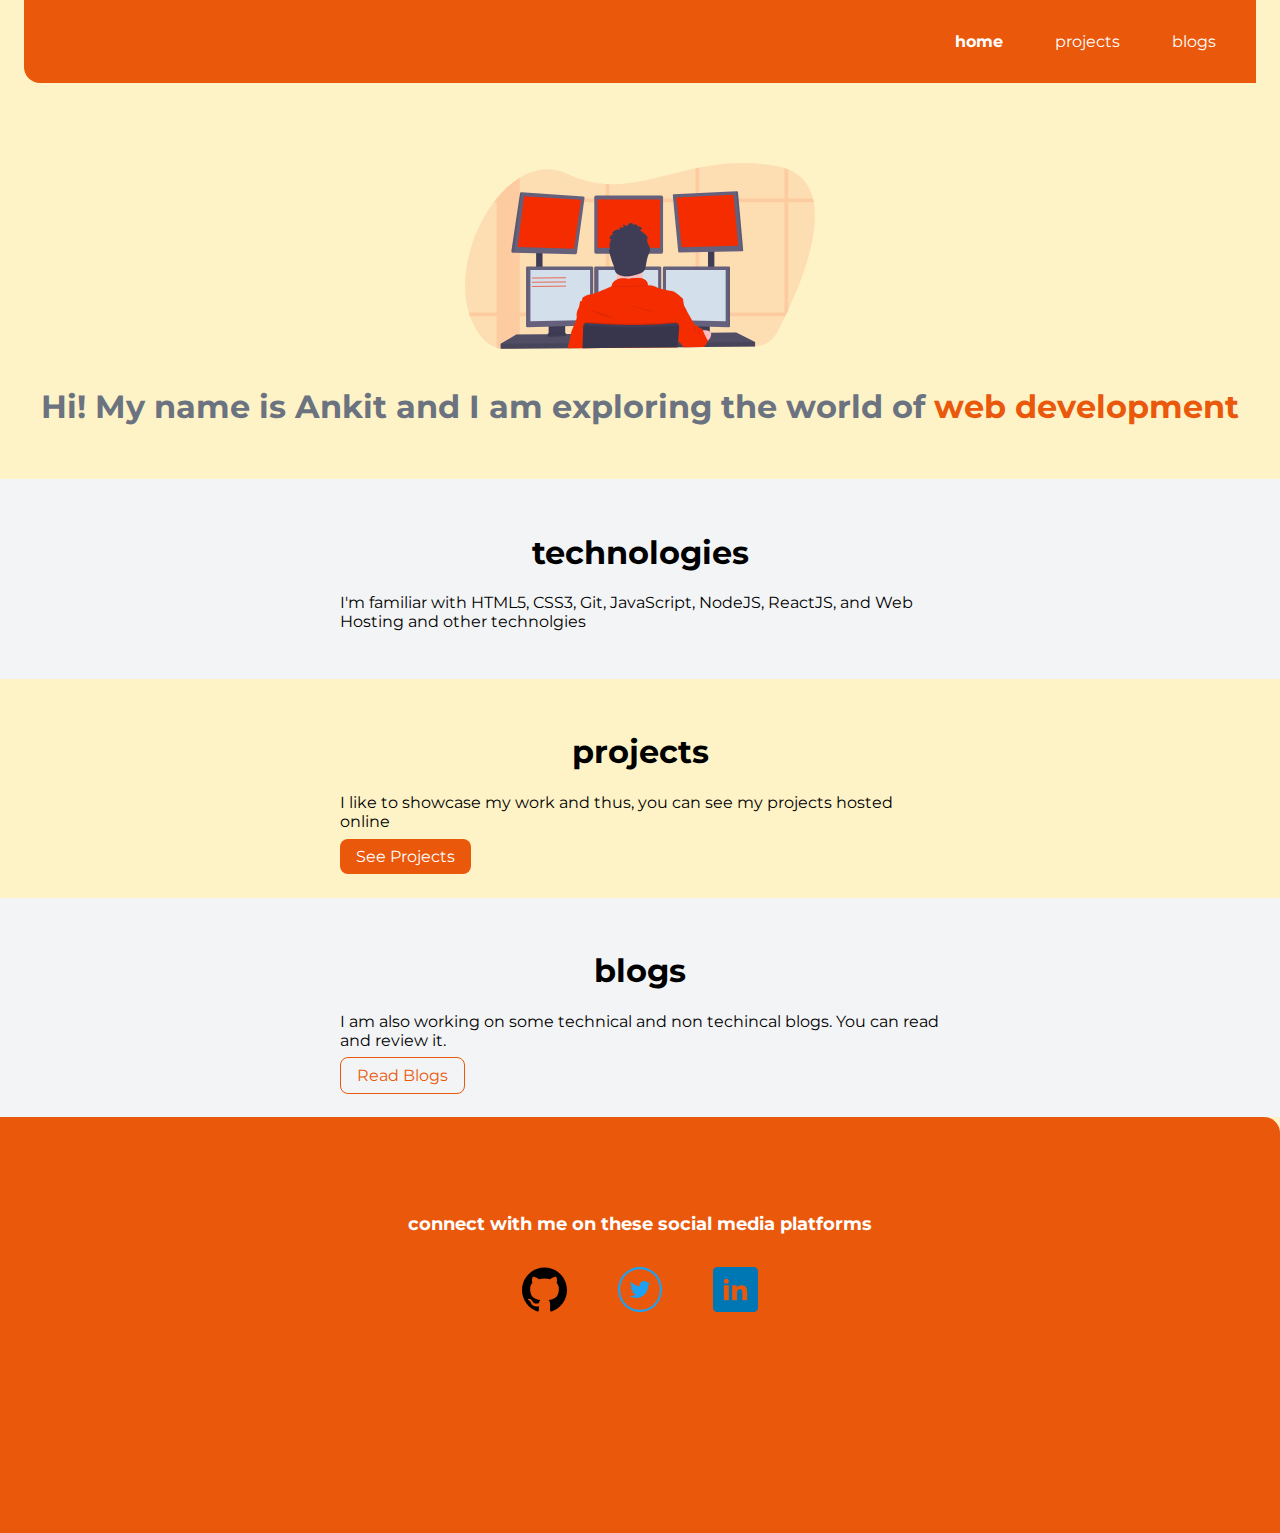
<file: index.html>
<!DOCTYPE html>
<html lang="en">
<head>
    <meta charset="UTF-8">
    <meta name="viewport" content="width=device-width, initial-scale=1.0">
    <title> Portfolio</title>
    <link href="styles.css" rel="stylesheet" />
</head>
<body>
    <nav class="navigation container">
        <div class="nav-brand"><a href="/"></a></div>
        <ul class="list-non-bullet nav-pills">
            <li class="list-item-inline">
                <a class="link link-active" href="/">home</a>
            </li>
            <li class="list-item-inline">
                <a class="link" href="/projects.html">projects</a>
            </li>
            <li class="list-item-inline">
                <a class="link" href="/blogs.html">blogs</a>
            </li>
        </ul>
    </nav>

    <header class="hero">
        <img class="hero-img" src="images/hero.svg" />
        <h1 class="hero-heading">Hi! My name is Ankit and I am exploring the world of <span class="heading-inverted"> web development</span></h1>
    </header>

    <section class="section ow">
        <div class="container container-center">
            <h1>technologies</h1>
            <p>I'm familiar with HTML5, CSS3, Git, JavaScript, NodeJS, ReactJS, and Web Hosting and  other technolgies</p>
        </div>
    </section>

    <section class="section">
        <div class="container container-center">
            <h1>projects</h1>
            <p>I like to showcase my work and thus, you can see my projects hosted online</p>
            <a class="link link-primary" href="/projects.html">See Projects</a>
        </div>
    </section>

    <section class="section ow">
        <div class="container container-center">
            <h1>blogs</h1>
            <p>I am also working on some technical and non techincal blogs. You can read and review it.</p>
            <a class="link link-secondary" href="/blogs.html">Read Blogs</a>
        </div>
    </section>

    <footer class="footer">
        <div class="footer-header">connect with me on these social media platforms </div>
        <ul class="social-links list-non-bullet">
            <li class="list-item-inline">
                <a class="link" href="https://github.com/Ankitdotc/Portfolio-design">
                    <img class="github" src="images/github.svg" alt="" style=" width: 7%">
                </a>
            </li>
            <li class="list-item-inline">
                <a class="link" href="https://twitter.com/AnkitCh10814265">
                    <img class="twitter" src="images/twitter-round-line-color.svg" alt="" style="
                    width: 7%">
                </a>
            </li>
            <li class="list-item-inline">
                <a class="link" href="https://www.linkedin.com/in/ankit-chaudhary-b817491a7/">
                    <img class="linkedin" src="images/linkedin-square-color.svg" alt=""style="width:7%">
                </a>
            </li>
            
        </ul>
    </footer>


    
</body>
</html>
</file>
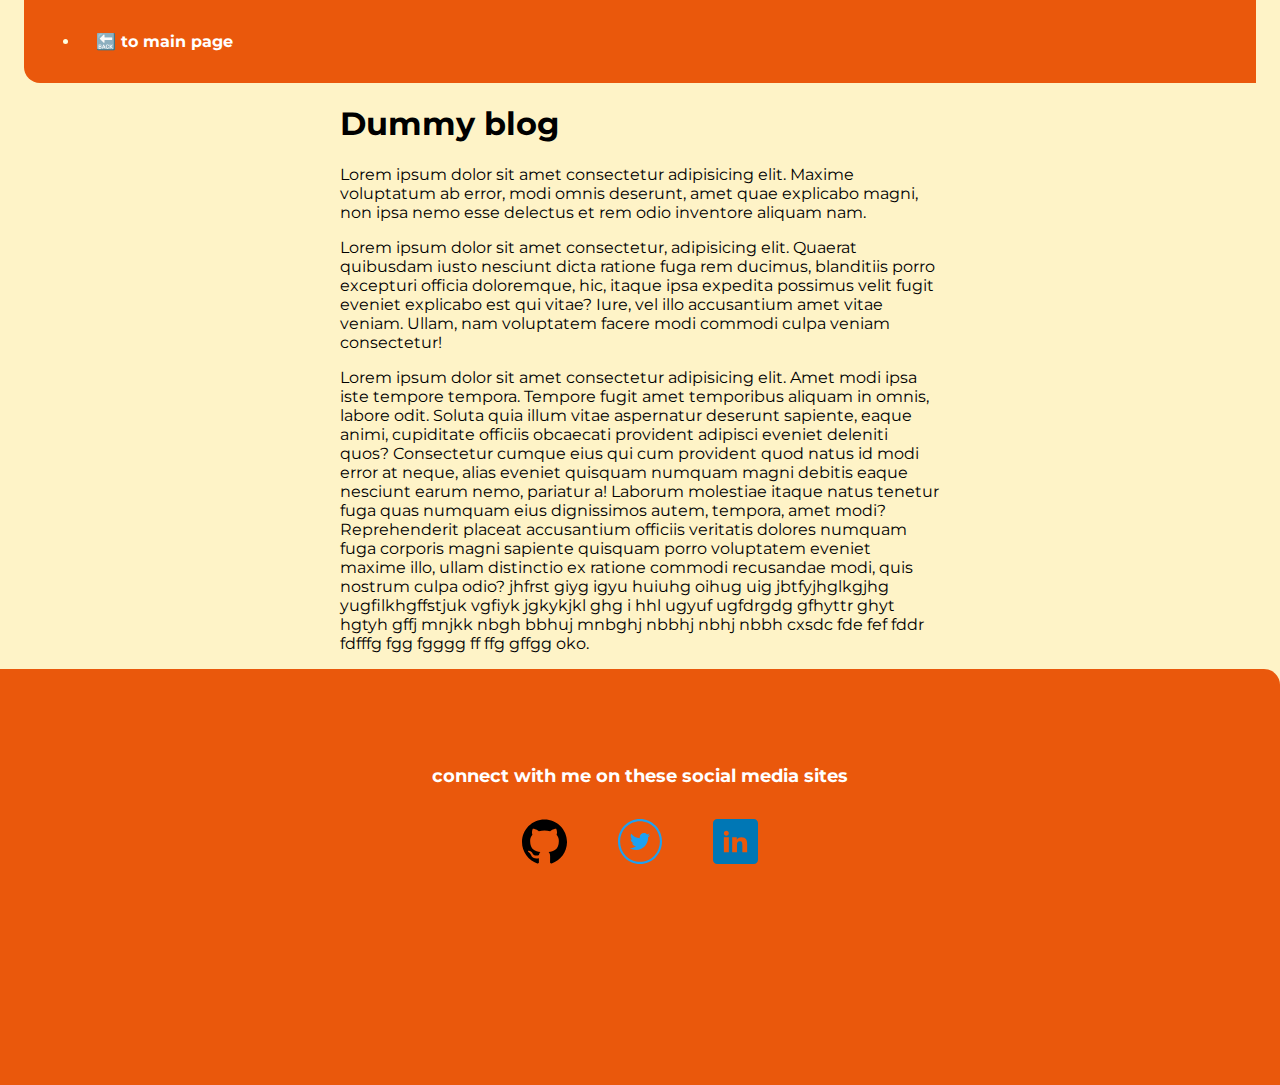
<file: blog2.html>
<!DOCTYPE html>
<html lang="en">
  <head>
    <meta charset="UTF-8" />
    <meta name="viewport" content="width=device-width, initial-scale=1.0" />
    <title>Blogs  Ankit's portfolio</title>
    <link href="styles.css" rel="stylesheet" type="text/css" />
    
  </head>
  <body>
    <nav class="navigation">
      
      <ul class="no-bullet-li">
          <li class="inline-li"><a class="link secondary-link" href="https://ankitportfolio-site.netlify.app/"> <strong> 🔙 to main page</strong></a></li>
      </ul> 
     
  </nav>

 
  <div class="blog-content">
    <section>
      <h1>Dummy blog</h1>
      <p>
        Lorem ipsum dolor sit amet consectetur adipisicing elit. Maxime
        voluptatum ab error, modi omnis deserunt, amet quae explicabo magni, non
        ipsa nemo esse delectus et rem odio inventore aliquam nam.
      </p>
      <p>
        Lorem ipsum dolor sit amet consectetur, adipisicing elit. Quaerat
        quibusdam iusto nesciunt dicta ratione fuga rem ducimus, blanditiis
        porro excepturi officia doloremque, hic, itaque ipsa expedita possimus
        velit fugit eveniet explicabo est qui vitae? Iure, vel illo accusantium
        amet vitae veniam. Ullam, nam voluptatem facere modi commodi culpa
        veniam consectetur!
      </p>
      <p>
        Lorem ipsum dolor sit amet consectetur adipisicing elit. Amet modi ipsa
        iste tempore tempora. Tempore fugit amet temporibus aliquam in omnis,
        labore odit. Soluta quia illum vitae aspernatur deserunt sapiente, eaque
        animi, cupiditate officiis obcaecati provident adipisci eveniet deleniti
        quos? Consectetur cumque eius qui cum provident quod natus id modi error
        at neque, alias eveniet quisquam numquam magni debitis eaque nesciunt
        earum nemo, pariatur a! Laborum molestiae itaque natus tenetur fuga quas
        numquam eius dignissimos autem, tempora, amet modi? Reprehenderit
        placeat accusantium officiis veritatis dolores numquam fuga corporis
        magni sapiente quisquam porro voluptatem eveniet maxime illo, ullam
        distinctio ex ratione commodi recusandae modi, quis nostrum culpa odio?
        jhfrst giyg igyu huiuhg  oihug uig jbtfyjhglkgjhg yugfilkhgffstjuk vgfiyk
        jgkykjkl ghg i hhl ugyuf ugfdrgdg gfhyttr ghyt hgtyh gffj mnjkk nbgh bbhuj
        mnbghj nbbhj nbhj nbbh cxsdc fde fef fddr fdfffg fgg fgggg ff ffg gffgg oko.
        
      </p>
      
    </section>
    </div>
    <footer class="footer">
      <div class="footer-header">connect with me on these social media sites</div>
      <ul class="social-links list-non-bullet">
          <li class="list-item-inline">
              <a class="link" href="https://github.com/Ankitdotc/Portfolio-design">
                  <img class="github" src="images/github.svg" alt=""style=" width: 7%">
              </a>
          </li>
          <li class="list-item-inline">
              <a class="link" href="https://twitter.com/AnkitCh10814265">
                  <img class="twitter" src="images/twitter-round-line-color.svg" alt="" style="
                  width: 7%">
              </a>
          </li>
          <li class="list-item-inline">
              <a class="link" href="https://www.linkedin.com/in/ankit-chaudhary-b817491a7/">
                  <img class="linkedin" src="images/linkedin-square-color.svg" alt=""style="width:7%">
              </a>
          </li>

      </ul>
  </footer>
    </body>
    </html>
</file>
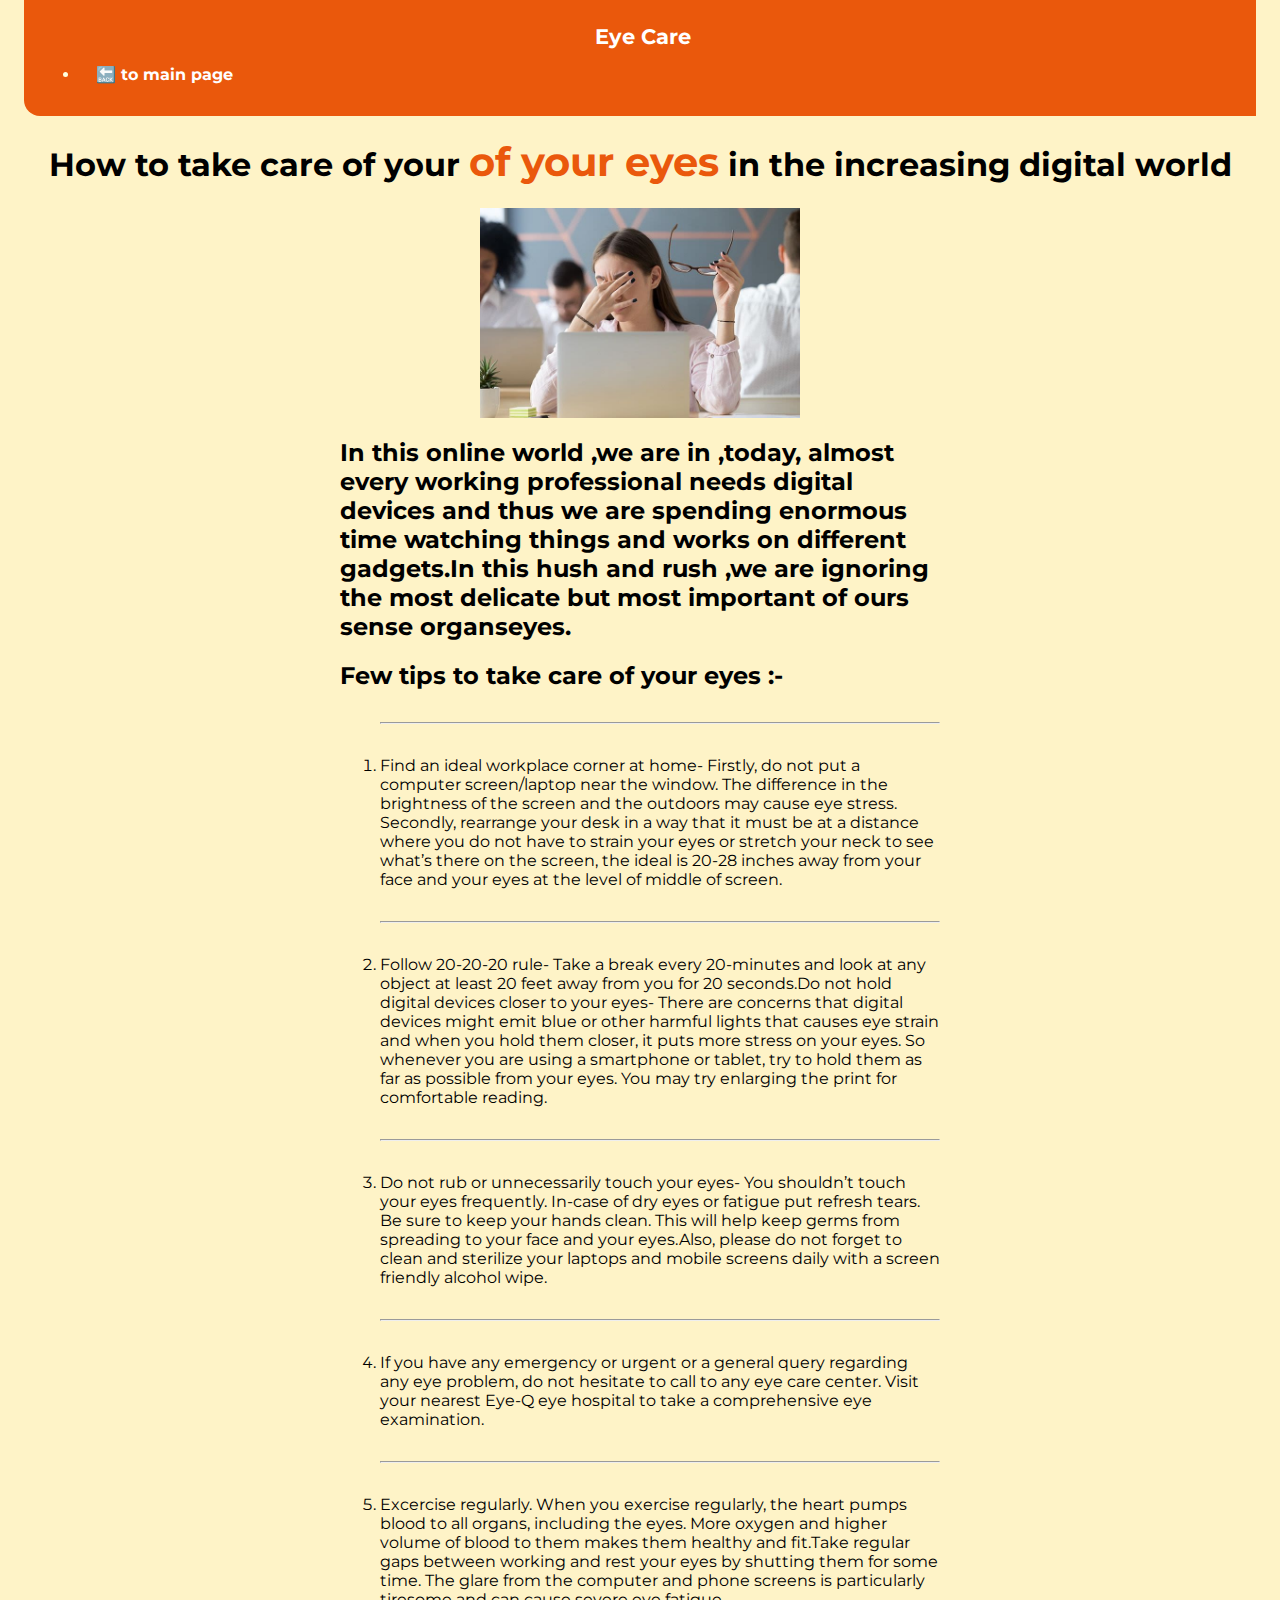
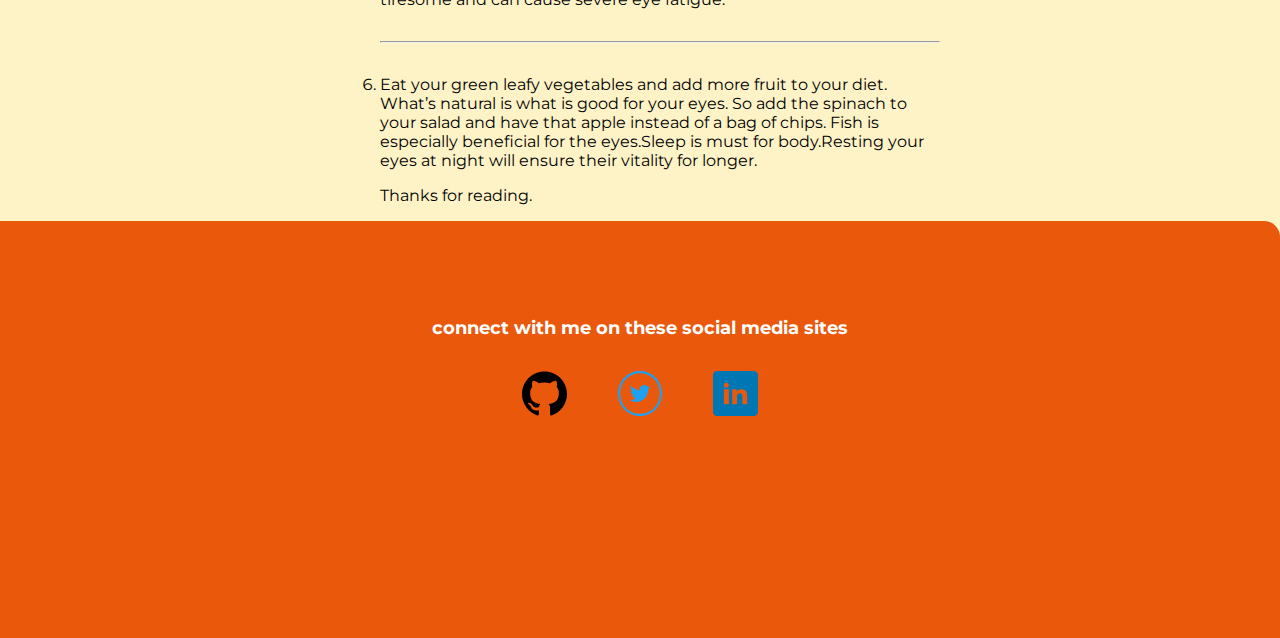
<file: blognew.html>
<!DOCTYPE html>
<html lang="en">

<head>
    <meta charset="UTF-8">
    <meta name="viewport" content="width=device-width, initial-scale=1.0">
    <title>Ankit's portfolio</title>
    <link rel="stylesheet" href="styles.css">
</head>

<body>
    
    <nav class="navigation">
        <div class="brand" style="text-align:center">Eye Care</div>
        <ul class="no-bullet-li">
            <li class="inline-li"><a class="link secondary-link" href="https://ankitportfolio-site.netlify.app/"> <strong> 🔙 to main page</strong></a></li>
        </ul> 
       
    </nav>
    

    <header class="header">
        <div class="header-text">
            <h1>
               How to take care of your <span class="highlight">of your eyes</span>  in the increasing digital world</h1>
        </div>
        <div>
            <img class="img-new" src="images/eyec-stress.jpg" alt=""style="
            display: block;
            margin-left: auto;
            margin-right: auto;
            width: 25%" >
        </div>

        

    </header>

    <div class="blog-content">
        <h2>In this online world ,we are in ,today, almost every working professional needs digital devices and thus we are spending enormous time watching things and works on different gadgets.In this hush and rush ,we are ignoring the most delicate but most important of ours sense organs<span>eyes.</span></h1>
        <h2>Few tips to take care of your eyes :-</h2>
        <p>
           <ol>
               <li><hr>
                Find an ideal workplace corner at home- Firstly, do not put a computer screen/laptop near the window. The difference in the brightness of the screen and the outdoors may cause eye stress. Secondly, rearrange your desk in a way that it must be at a distance where you do not have to strain your eyes or stretch your neck to see what’s there on the screen, the ideal is 20-28 inches away from your face and your eyes at the level of middle of screen.
             <br></hr></li>
           
               <li><hr>
                Follow 20-20-20 rule- Take a break every 20-minutes and look at any object at least 20 feet away from you for 20 seconds.Do not hold digital devices closer to your eyes- There are concerns that digital devices might emit blue or other harmful lights that causes eye strain and when you hold them closer, it puts more stress on your eyes. So whenever you are using a smartphone or tablet, try to hold them as far as possible from your eyes. You may try enlarging the print for comfortable reading.
               <br></hr></li>
            <li><hr>
                Do not rub or unnecessarily touch your eyes- You shouldn’t touch your eyes frequently. In-case of dry eyes or fatigue put refresh tears. Be sure to keep your hands clean. This will help keep germs from spreading to your face and your eyes.Also, please do not forget to clean and sterilize your laptops and mobile screens daily with a screen friendly alcohol wipe.
             <br></hr></li>
            <li><hr>
                If you have any emergency or urgent or a general query regarding any eye problem, do not hesitate to call to any eye care center. Visit your nearest Eye-Q eye hospital to take a comprehensive eye examination.
             <br></hr></li>
            <li><hr>
                   Excercise regularly. When you exercise regularly, the heart pumps blood to all organs, including the eyes. More oxygen and higher volume of blood to them makes them healthy and fit.Take regular gaps between working and rest your eyes by shutting them for some time. The glare from the computer and phone screens is particularly tiresome and can cause severe eye fatigue.
            <br></hr></li>
            <li><hr>
                Eat your green leafy vegetables and add more fruit to your diet. What’s natural is what is good for your eyes. So add the spinach to your salad and have that apple instead of a bag of chips. Fish is especially beneficial for the eyes.Sleep is must for body.Resting your eyes at night will ensure their vitality for longer.
            <br></hr></li>
        </p>

       
    <p>Thanks for reading.</p>
    </div>
    <footer class="footer">
        <div class="footer-header">connect with me on these social media sites</div>
        <ul class="social-links list-non-bullet">
            <li class="list-item-inline">
                <a class="link" href="https://github.com/Ankitdotc/Portfolio-design">
                    <img class="github" src="images/github.svg" alt=""style=" width: 7%">
                </a>
            </li>
            <li class="list-item-inline">
                <a class="link" href="https://twitter.com/AnkitCh10814265">
                    <img class="twitter" src="images/twitter-round-line-color.svg" alt="" style="
                    width: 7%">
                </a>
            </li>
            <li class="list-item-inline">
                <a class="link" href="https://www.linkedin.com/in/ankit-chaudhary-b817491a7/">
                    <img class="linkedin" src="images/linkedin-square-color.svg" alt=""style="width:7%">
                </a>
            </li>

        </ul>
    </footer>
    
</body>

</html>
</file>
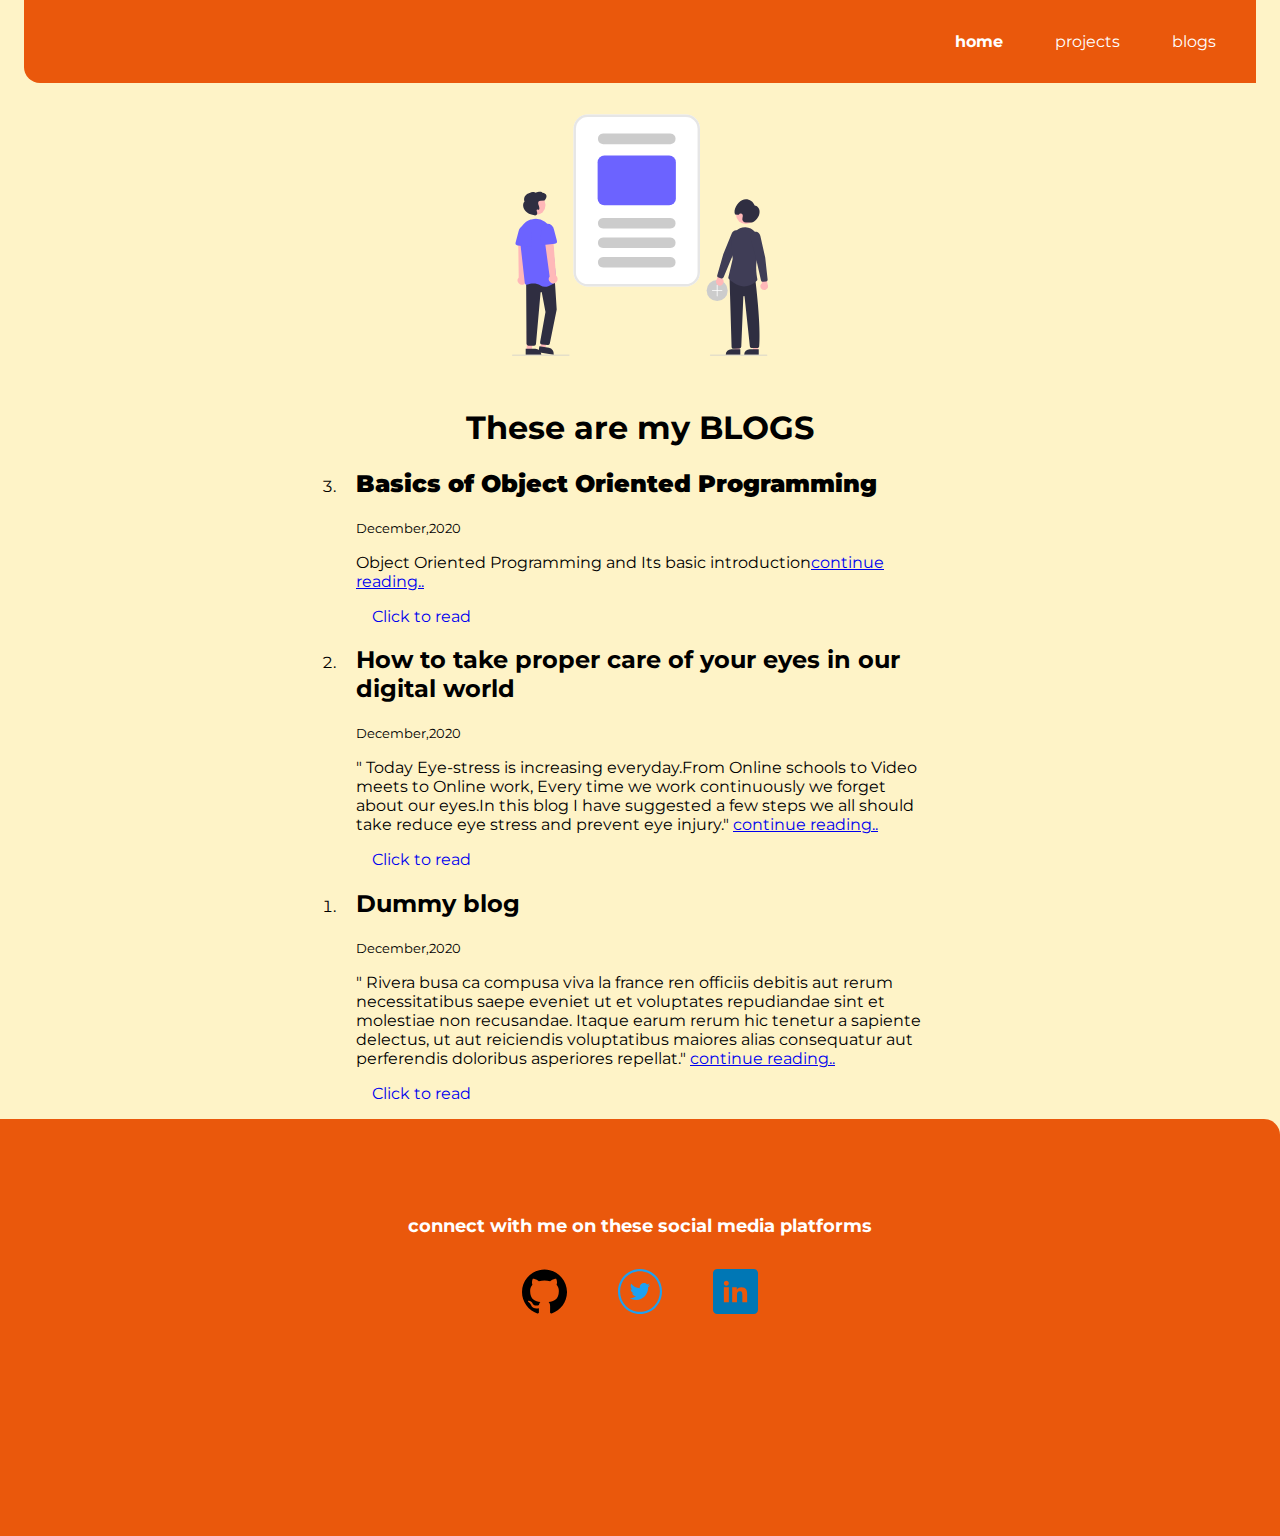
<file: blogs.html>
<!DOCTYPE html>
<html lang="en">
<head>
    <meta charset="UTF-8">
    <meta name="viewport" content="width=device-width, initial-scale=1.0">
    <title>Blogs</title>
    <link href="/styles.css" rel="stylesheet"/>
</head>
<body>
<body>
    <nav class="navigation container">
        <div class="nav-brand"><a href="/"></a></div>
        <ul class="list-non-bullet nav-pills">
            <li class="list-item-inline">
                <a class="link link-active" href="/">home</a>
            </li>
            <li class="list-item-inline">
                <a class="link" href="/projects.html">projects</a>
            </li>
            <li class="list-item-inline">
                <a class="link" href="/blogs.html">blogs</a>
            </li>
        </ul>
    </nav>
    <header class="head">
        <img class="hero-img1" src="images/blogreading.svg" />
        <h1 class="head-heading" style="
        text-align: center;">These are my <span class="heading-inverted">BLOGS</span></h1>
</header>
<ol class="container container-center" reversed>
    <li> <div class="container conatiner-center">
        <h2><strong>Basics of  Object Oriented Programming</strong></h2>
        <small>December,2020</small>
        <p> Object Oriented Programming and Its basic introduction<a href="Blog1.html">continue reading..</a> 
        </p>
        <a class="link primary-link" href="blog1.html">Click to read</a>
    </div>
    </li>

    <li> <div class="container conatiner-center">
        <h2>How to take proper care of your eyes in  our digital world </h2>
        <small>December,2020</small>
        <p>" Today Eye-stress is increasing everyday.From Online schools to Video meets to Online work, Every time we work continuously we forget about our eyes.In this blog I have suggested a few steps we all should take reduce eye stress and prevent eye injury."
            <a href = "blognew.html">continue reading..</a></p>
       <p> <a class="link primary-link" href="blognew.html">Click to read</a></p>
    </div>
    </li>

    <li> <div class="container conatiner-center">
        <h2>Dummy blog </h2>
        <small>December,2020</small>
        <p>" Rivera busa ca compusa viva la france ren  officiis debitis aut rerum necessitatibus saepe eveniet ut et voluptates repudiandae sint et molestiae non recusandae. Itaque earum rerum hic tenetur a sapiente delectus, ut aut reiciendis voluptatibus maiores alias consequatur aut perferendis doloribus asperiores repellat."
            <a href = "blog2.html">continue reading..</a></p>
       <p> <a class="link primary-link" href="blog2.html">Click to read</a></p>
    </div>
    </li>
  
</ol>
<footer class="footer">
    <div class="footer-header">connect with me on these social media platforms </div>
    <ul class="social-links list-non-bullet">
        <li class="list-item-inline">
            <a class="link" href="https://github.com/Ankitdotc/Portfolio-design">
                <img class="github" src="images/github.svg" alt=""style=" width: 7%">
            </a>
        </li>
        <li class="list-item-inline">
            <a class="link" href="https://twitter.com/AnkitCh10814265">
                <img class="twitter" src="images/twitter-round-line-color.svg" alt="" style="
                width: 7%">
            </a>
        </li>
        <li class="list-item-inline">
            <a class="link" href="https://www.linkedin.com/in/ankit-chaudhary-b817491a7/">
                <img class="linkedin" src="images/linkedin-square-color.svg" alt=""style="width:7%">
            </a>
        </li>
        
    </ul>
</footer>
</body>
</html>
</file>
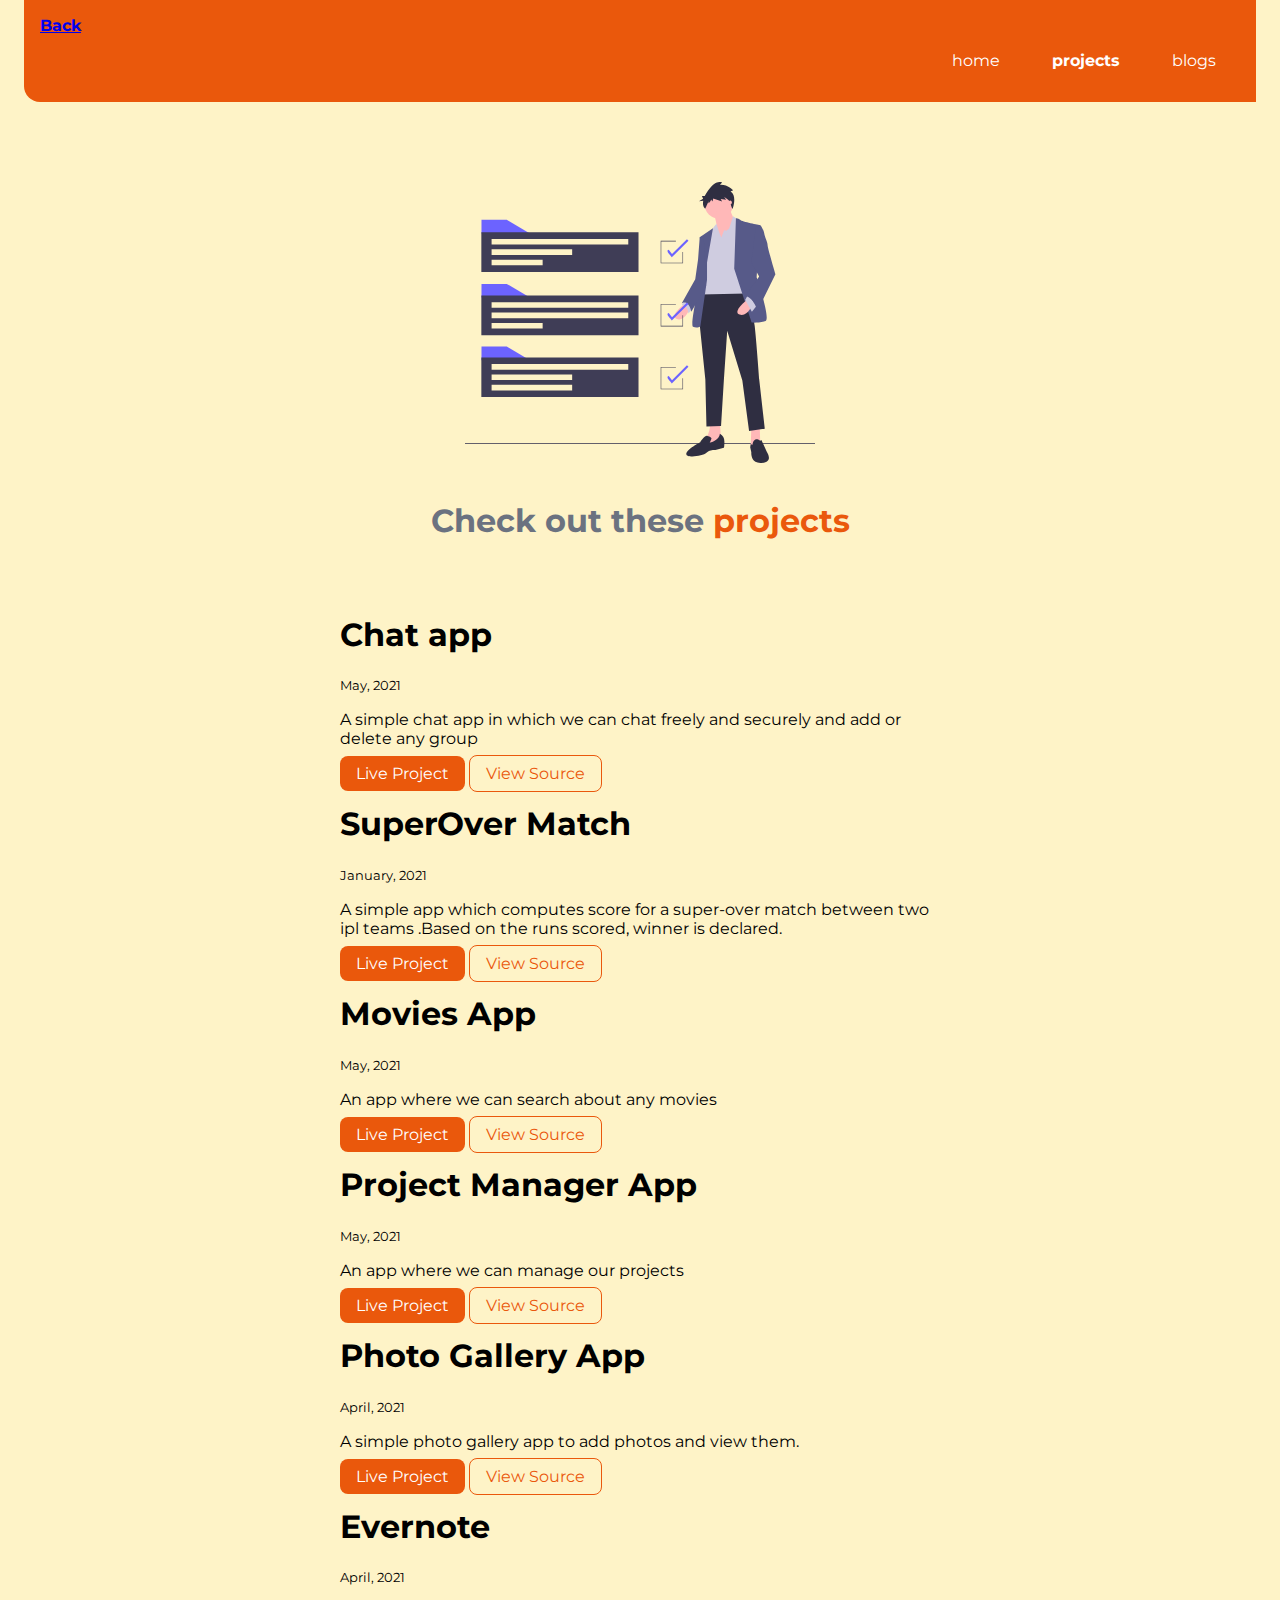
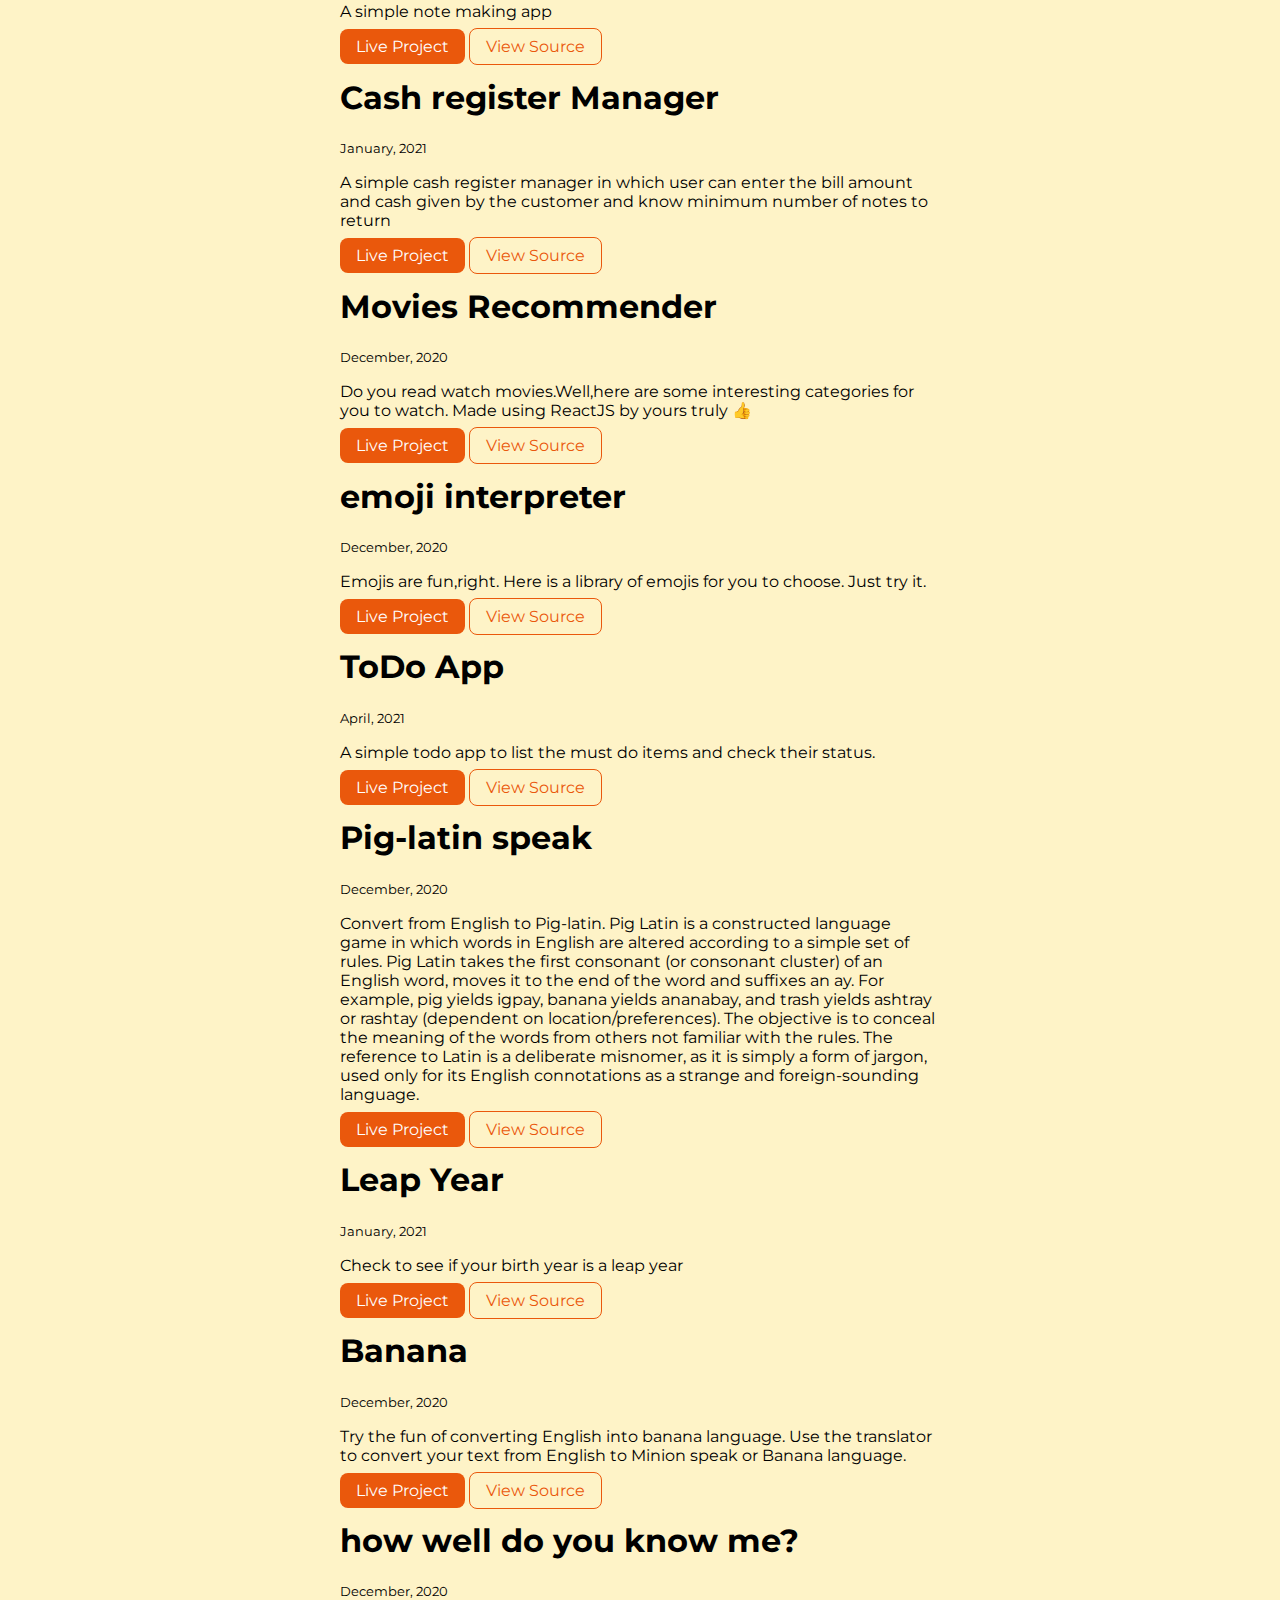
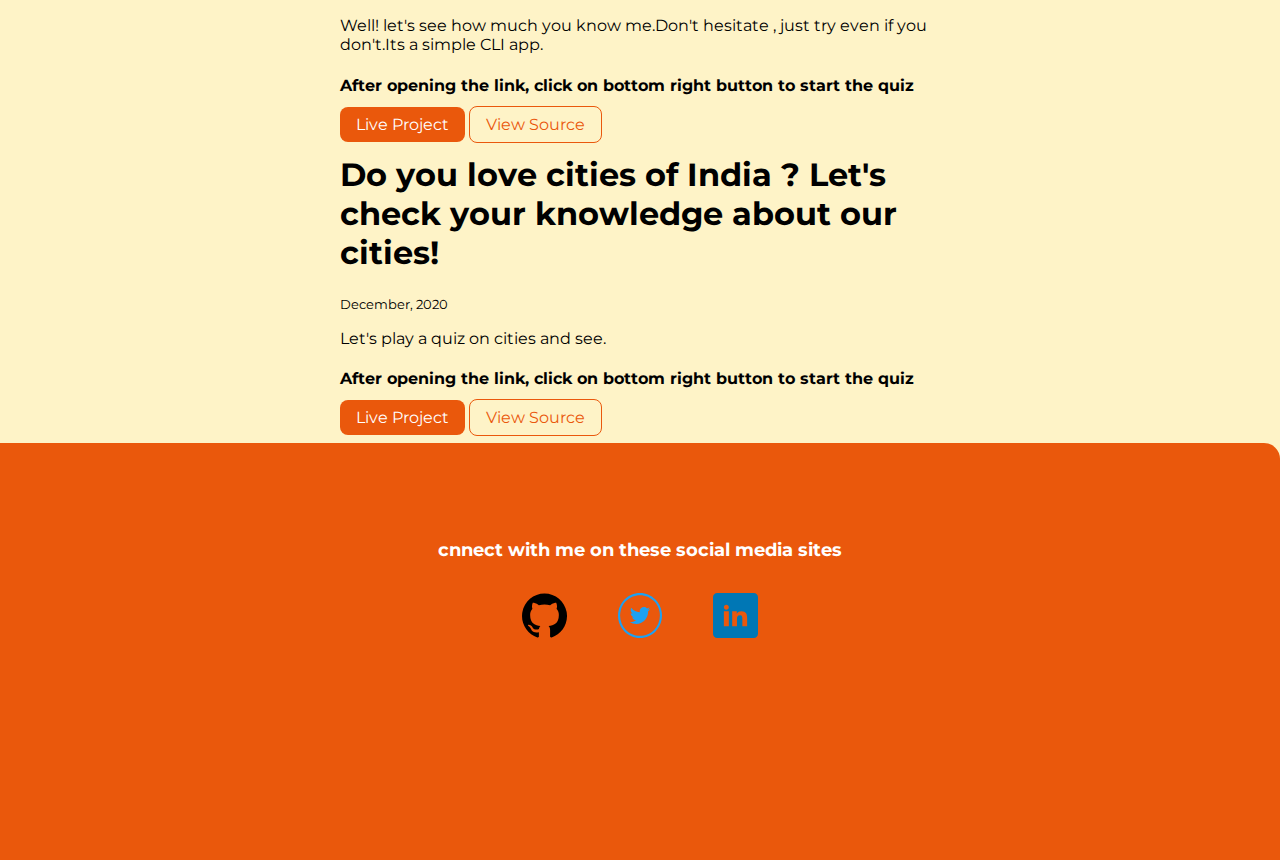
<file: projects.html>
<!DOCTYPE html>
<html lang="en">
<head>
    <meta charset="UTF-8">
    <meta name="viewport" content="width=device-width, initial-scale=1.0">
    <link href="styles.css" rel="stylesheet" />
    <title>My projects!</title>
</head>
<body>
    <nav class="navigation container">
        <div class="nav-brand"><a href="/">Back </a></div>
        <ul class="list-non-bullet nav-pills">
            <li class="list-item-inline">
                <a class="link" href="/">home</a>
            </li>
            <li class="list-item-inline">
                <a class="link link-active" href="/projects.html">projects</a>
            </li>
            <li class="list-item-inline">
                <a class="link" href="/blogs.html">blogs</a>
            </li>
        </ul>
    </nav>

    <header class="hero">
        <img class="hero-img" src="images/projects.svg" />
        <h1 class="hero-heading">Check out these <span class="heading-inverted"> projects</span></h1>
    </header>

    <ul class="list-non-bullet">

        <li>
            <article class="showcase-list container container-center ">
                <h1>Chat app</h1>
            <small>May, 2021</small>
            <p>A simple chat app in which we can chat freely and securely and add or delete any group</p>

            <a class="link link-primary" href="https://ankit-chat-app.netlify.app/">Live Project</a>
            <a class="link link-secondary" href="https://github.com/Ankitdotc/chat_app">View Source</a>

            </article>
            
        </li>

        <li>
            <article class="showcase-list container container-center ">
                <h1>SuperOver Match</h1>
            <small>January, 2021</small>
            <p>A simple app which computes score for a super-over match between two ipl teams .Based on the runs scored, winner is declared.</p>

            <a class="link link-primary" href="https://superover.netlify.app/">Live Project</a>
            <a class="link link-secondary" href="https://github.com/Ankitdotc/Super-Over-Match">View Source</a>

            </article>
            
        </li>

        <li>
            <article class="showcase-list container container-center ">
                <h1> Movies App</h1>
            <small>May, 2021</small>
            <p>An app where we can search about any movies</p>

            <a class="link link-primary" href="https://movies-playstore.netlify.app/">Live Project</a>
            <a class="link link-secondary" href="https://github.com/Ankitdotc/movies_playstore">View Source</a>

            </article>
            
        </li>
        <li>
            <article class="showcase-list container container-center ">
                <h1> Project Manager App</h1>
            <small>May, 2021</small>
            <p>An app where we can manage our projects</p>

            <a class="link link-primary" href="https://my-project-manager-site.netlify.app/">Live Project</a>
            <a class="link link-secondary" href="https://github.com/Ankitdotc/My-project-manager">View Source</a>

            </article>
            
        </li>

      


        <li>
            <article class="showcase-list container container-center ">
                <h1>Photo Gallery App</h1>
            <small>April, 2021</small>
            <p>A simple photo gallery app to add photos and view them.</p>

            <a class="link link-primary" href="https://image-gallery01.netlify.app/">Live Project</a>
            <a class="link link-secondary" href="https://github.com/Ankitdotc/Photo-gallery-app">View Source</a>

            </article>
            
        </li>

        <li>
            <article class="showcase-list container container-center ">
                <h1>Evernote</h1>
            <small>April, 2021</small>
            <p>A simple note making app</p>

            <a class="link link-primary" href="https://myevernote-app.netlify.app/">Live Project</a>
            <a class="link link-secondary" href="https://github.com/Ankitdotc/Evernote_app">View Source</a>

            </article>
            
        </li>

        

        

        <li>
            <article class="showcase-list container container-center ">
                <h1>Cash register Manager</h1>
            <small>January, 2021</small>
            <p>A simple cash register manager in which user can enter the bill amount and cash given by the customer and know minimum number of notes to return</p>

            <a class="link link-primary" href="https://cash-registry.netlify.app/">Live Project</a>
            <a class="link link-secondary" href="https://github.com/Ankitdotc/cash-register-manager">View Source</a>

            </article>
            
        </li>

        

        <li>
            <article class="showcase-list container container-center ">
                <h1>Movies Recommender</h1>
            <small>December, 2020</small>
            <p>Do you read watch movies.Well,here are some interesting categories for you to watch. Made using ReactJS by yours truly 👍</p>

            <a class="link link-primary" href="https://poplz.csb.app/">Live Project</a>
            <a class="link link-secondary" href="https://github.com/Ankitdotc/Movies">View Source</a>

            </article>
            
        </li>
      

        <li>
            <article class="showcase-list container container-center ">
                <h1>emoji interpreter</h1>
            <small>December, 2020</small>
            <p>Emojis are fun,right. Here is a library of emojis for you to choose. Just try it.</p>

            <a class="link link-primary" href="https://5e61q.csb.app/">Live Project</a>
            <a class="link link-secondary" href="https://github.com/Ankitdotc/Emoji-interpretor">View Source</a>

            </article>
            
        </li>

        
        <li>
            <article class="showcase-list container container-center ">
                <h1>ToDo App</h1>
            <small>April, 2021</small>
            <p>A simple todo app to list the must do items and check their status.</p>

            <a class="link link-primary" href="https://a-todo-app.netlify.app/">Live Project</a>
            <a class="link link-secondary" href="https://github.com/Ankitdotc/todo_app">View Source</a>
            </article>
            
        </li>


        <li>
            <article class="showcase-list container container-center ">
                <h1>Pig-latin speak</h1>
            <small>December, 2020</small>
            <p>Convert from English to Pig-latin.  Pig Latin is a constructed language game in which words in English are altered according to a simple set of rules. Pig Latin takes the first consonant (or consonant cluster) of an English word, moves it to the end of the word and suffixes an ay. For example, pig yields igpay, banana yields ananabay, and trash yields ashtray or rashtay (dependent on location/preferences). The objective is to conceal the meaning of the words from others not familiar with the rules. The reference to Latin is a deliberate misnomer, as it is simply a form of jargon, used only for its English connotations as a strange and foreign-sounding language.</p>

            <a class="link link-primary" href="https://pig-latin-translate.netlify.app/">Live Project</a>
            <a class="link link-secondary" href="https://github.com/Ankitdotc/Translator-App">View Source</a>

            </article>
            
        </li>
        <li>
            <article class="showcase-list container container-center ">
                <h1>Leap Year</h1>
            <small>January, 2021</small>
            <p>Check to see if your birth year is a leap year</p>
            <a class="link link-primary" href="https://leap-yearcheck.netlify.app/">Live Project</a>
            <a class="link link-secondary" href="https://github.com/Ankitdotc/LeapYear">View Source</a>

            </article>
            
        </li>

        <li>
            <article class="showcase-list container container-center ">
                <h1>Banana</h1>
            <small>December, 2020</small>
            <p>Try the fun of converting English into banana language. Use the translator to convert your text from English to Minion speak or Banana language.</p>

            <a class="link link-primary" href="https://banana-fun-translate.netlify.app/">Live Project</a>
            <a class="link link-secondary" href="https://github.com/Ankitdotc/Banana-speak">View Source</a>

            </article>
            
        </li>

        <li>
            <article class="showcase-list container container-center ">
                <h1>how well do you know me?</h1>
                <small>December, 2020</small>
                <p>Well! let's see how much you know me.Don't hesitate , just try even if you don't.Its a simple CLI app.
                  <h3><small>After opening the link, click on bottom right button to start the quiz</small></h3></p>
    
                <a class="link link-primary" href="https://repl.it/@Ankitc99/Do-you-Know-me-Cli-quiz-app-1?embed=1&output=1#index.js">Live Project</a>
                <a class="link link-secondary" href="https://github.com/Ankitdotc/Do-you-Know-me--Cli-quiz-app-1">View Source</a>
            </article>
            
        </li>

        <li>
            <article class="showcase-list container container-center ">
                <h1>Do you love cities of India ? Let's check your knowledge about our cities!</h1>
            <small>December, 2020</small>
            <p> Let's play a quiz on cities  and see.
                <h3><small>After opening the link, click on bottom right button to start the quiz</small></h3>
            </p>

            <a class="link link-primary" href="https://repl.it/@Ankitc99/Cli-App-Quiz-on-Indian-Cities-2?embed=1&output=1#index.js">Live Project</a>
            <a class="link link-secondary" href="https://github.com/Ankitdotc/Cli-App-Quiz-on-Indian-Cities-2">View Source</a>

            </article>
            
        </li>

    </ul>

    <footer class="footer">
        <div class="footer-header">cnnect with me on these social media sites </div>
        <ul class="social-links list-non-bullet">
            <li class="list-item-inline">
                <a class="link" href="https://github.com/Ankitdotc/Portfolio-design">
                    <img class="github" src="images/github.svg" alt=""style=" width: 7%">
                </a>
            </li>
            <li class="list-item-inline">
                <a class="link" href="https://twitter.com/AnkitCh10814265">
                    <img class="twitter" src="images/twitter-round-line-color.svg" alt="" style="
                    width: 7%">
                </a>
            </li>
            <li class="list-item-inline">
                <a class="link" href="https://www.linkedin.com/in/ankit-chaudhary-b817491a7/">
                    <img class="linkedin" src="images/linkedin-square-color.svg" alt=""style="width:7%">
                </a>
            </li>
            
        </ul>
    </footer>
    
</body>
</html>
</file>
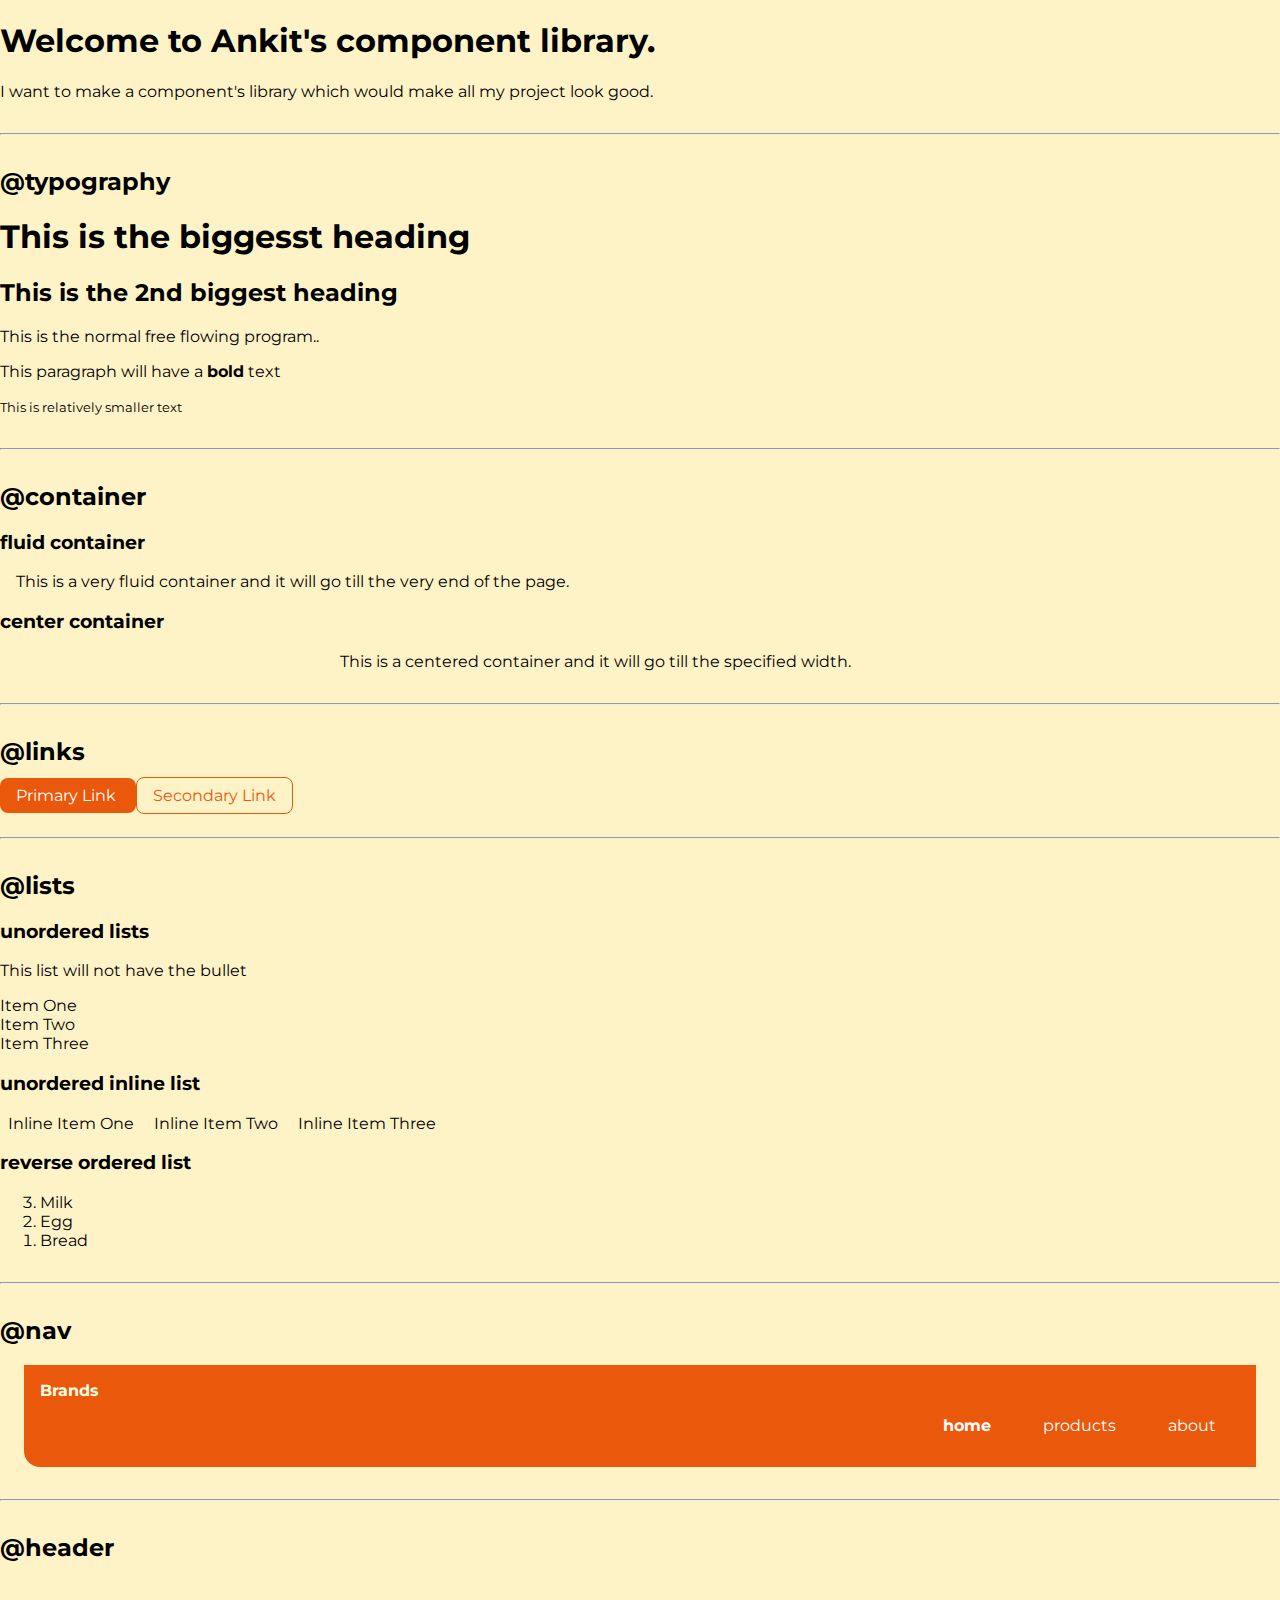
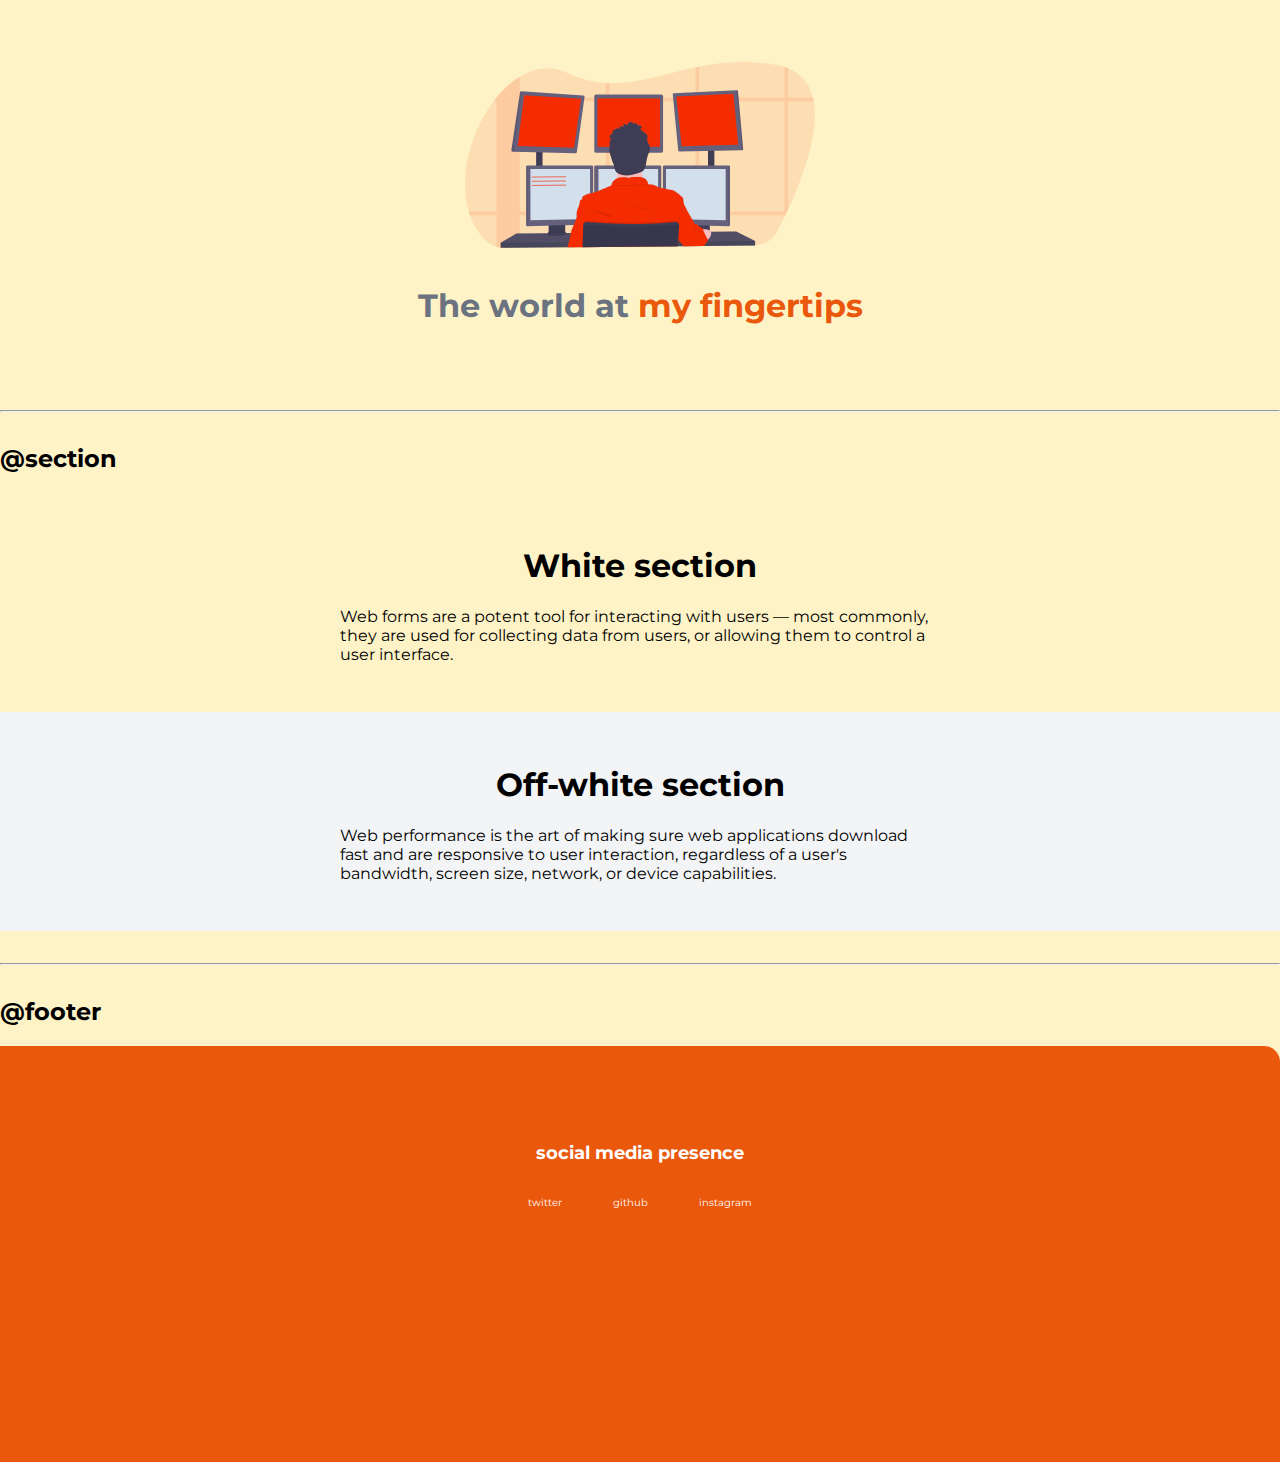
<file: lib/components.html>
<!DOCTYPE html>
<html lang="en">
<head>
    <meta charset="UTF-8">
    <meta name="viewport" content="width=device-width, initial-scale=1.0">
    <title>Component's library</title>
    <link href="styles.css" rel="stylesheet" />
</head>
<body>
   <h1> Welcome to Ankit's component library.</h1>
   <p>I want to make a component's library which would make all my project look good.</p>
   <hr>
   <h2>@typography</h2>

   <h1>This is the biggesst heading </h1>
   <h2>This is the 2nd biggest heading</h2>
   <p>This is  the normal free flowing program..</p>
   <p>This paragraph will have   a  <strong>bold</strong>  text</p>
   <small>This is relatively smaller text</small>
   <hr>

   <h2>@container</h2>

   <h3>fluid container</h3>
   <div class ="container">This is a  very fluid container and it will go till the very end of the page.</div>

   <h3>center container</h3>
   <div class ="container container-center">This is a centered container and it will go till the specified width. </div>
   <hr>

   <h2>@links</h2>

   <a class="link link-primary" href="/">Primary Link </a>
   <a  class="link link-secondary"href="/">Secondary Link </a>
   <hr>

   <h2>@lists</h2>
    <h3>unordered lists</h3>
    <p>This list will not have the bullet</p>

    <ul class="list-non-bullet">
        <li>Item One</li>
        <li>Item Two</li>
        <li>Item Three</li>
    </ul>
  
     <h3>unordered inline list</h3>
     <ul class ="list-non-bullet">
        <li class ="list-item-inline">Inline Item One</li>
        <li class ="list-item-inline">Inline Item Two</li>
        <li class ="list-item-inline">Inline Item Three</li>
    
      </ul>
  
       <h3>reverse ordered list</h3>
        
       <ol reversed>
         <li>Milk</li>
         <li>Egg</li>
         <li>Bread</li>
       </ol>
       <hr>

       <h2>@nav</h2>
       <nav class="navigation container">
       
        <div class="nav-brand">Brands</div>
        <ul class="list-non-bullet nav-pills">
            <li class="list-item-inline">
                <a  class ="link link-active" href="/">home</a>
            </li>
            <li class="list-item-inline">
                <a  class="link"href="/">products</a>
            </li>
            <li class="list-item-inline">
                <a class="link" href="/">about</a>
            </li>
        </ul>

       </nav>
       <hr>

       <h2>@header</h2>
       <header class="hero">
           <img class="hero-img" src="images/hero.svg"/>
           <h1 class="hero-heading">The world at <span class="heading-inverted"> my fingertips</span></h1>

       </header>
       <hr>
       <h2>@section</h2>

       <section class="section">
           <div class="container container-center">
           <h1>White section</h1>
           <p>Web forms are a potent tool for interacting with users — most commonly, they are used for collecting data from users, or allowing them to control a user interface.</p>
        </div>
       </section>

       <section class="section ow">
           <div class="container container-center">
        <h1>Off-white section</h1>
        <p>Web performance is the art of making sure web applications download fast and are responsive to user interaction, regardless of a user's bandwidth, screen size, network, or device capabilities.</p>
       </div>
    </section>
    <hr>

    <h2>@footer</h2>
    <footer class="footer">
        <div class="footer-header">social media presence</div>
        <ul class="social-links list-non-bullet">
            <li class="list-item-inline">
                <a class="link" href="/">
                    twitter
                </a>
            </li>
            <li class="list-item-inline">
                <a class="link" href="/">
                    github
                </a>
            </li>
            <li class="list-item-inline">
                <a class="link" href="/">
                    instagram
                </a>
            </li>
            
        </ul>
    </footer>

    <!-- <div style="height :30vh;"> -->
    <!-- </div> -->




</body>
</html>
</file>
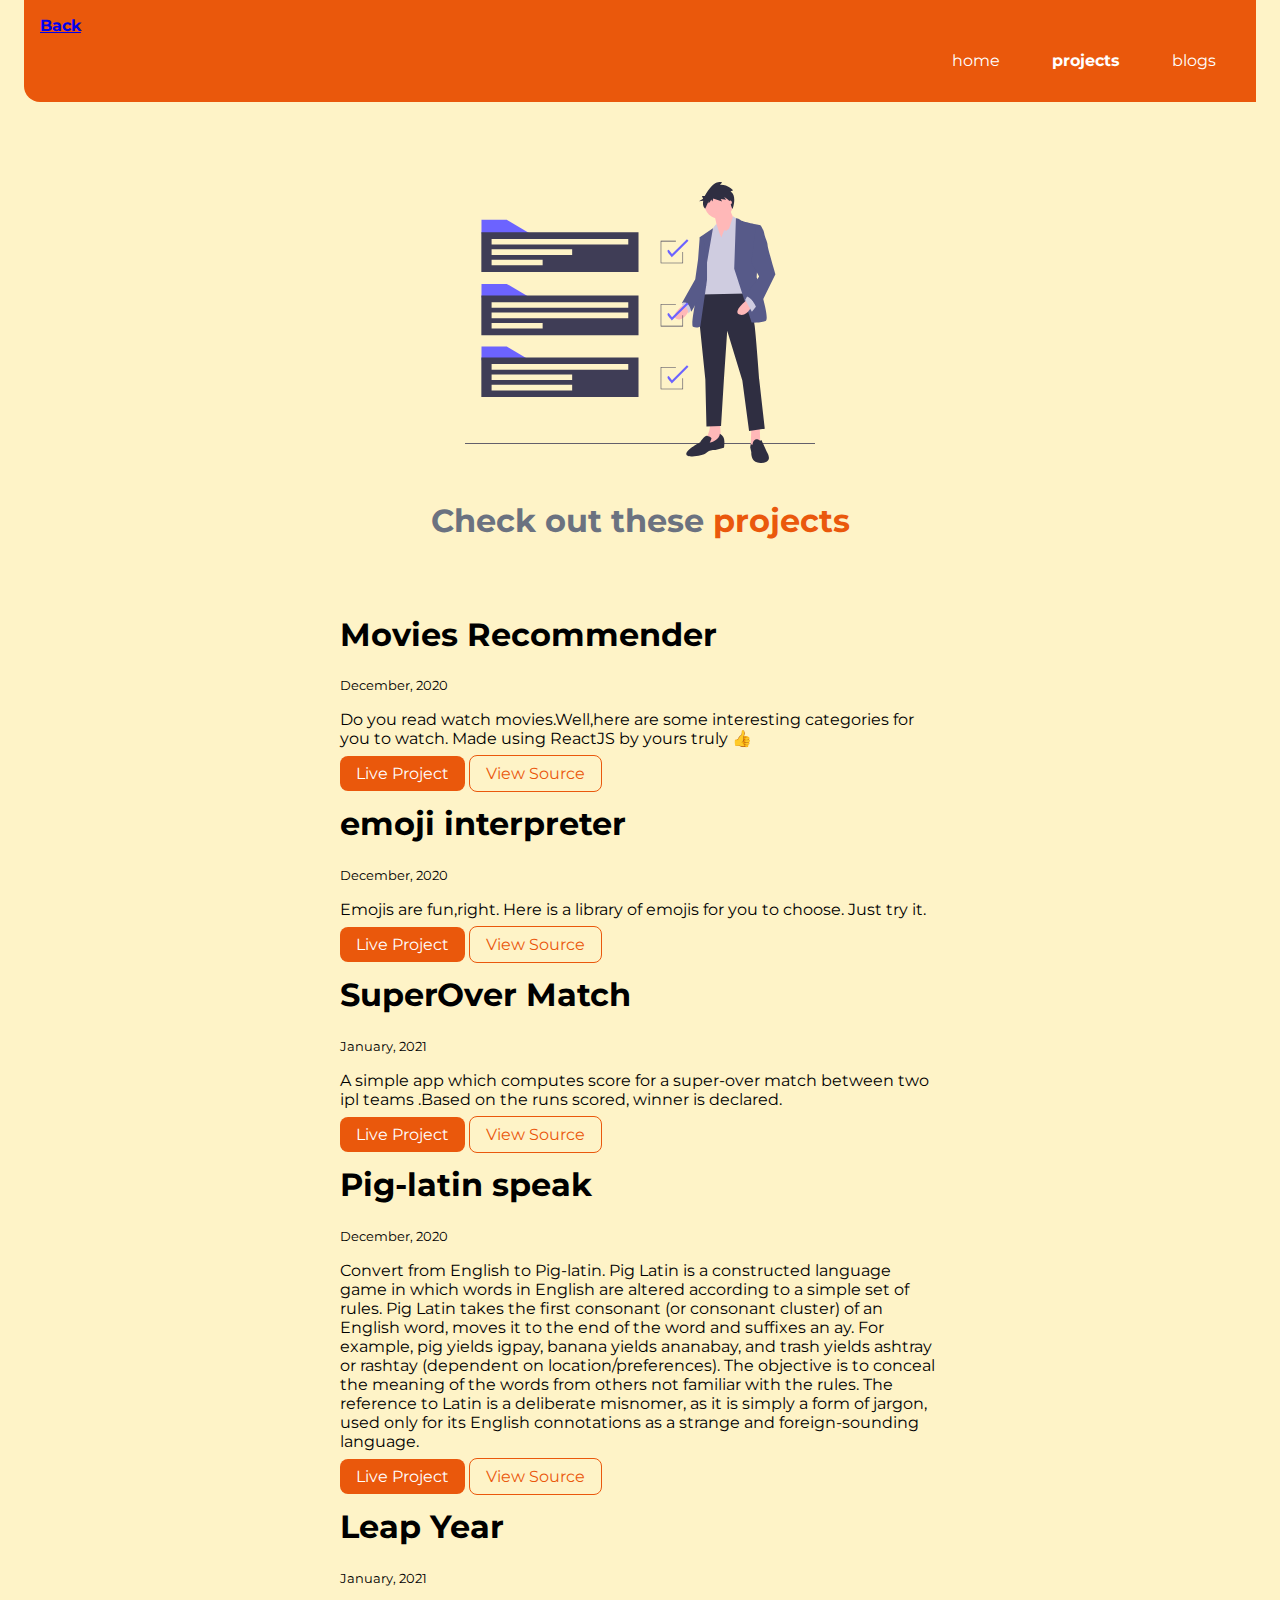
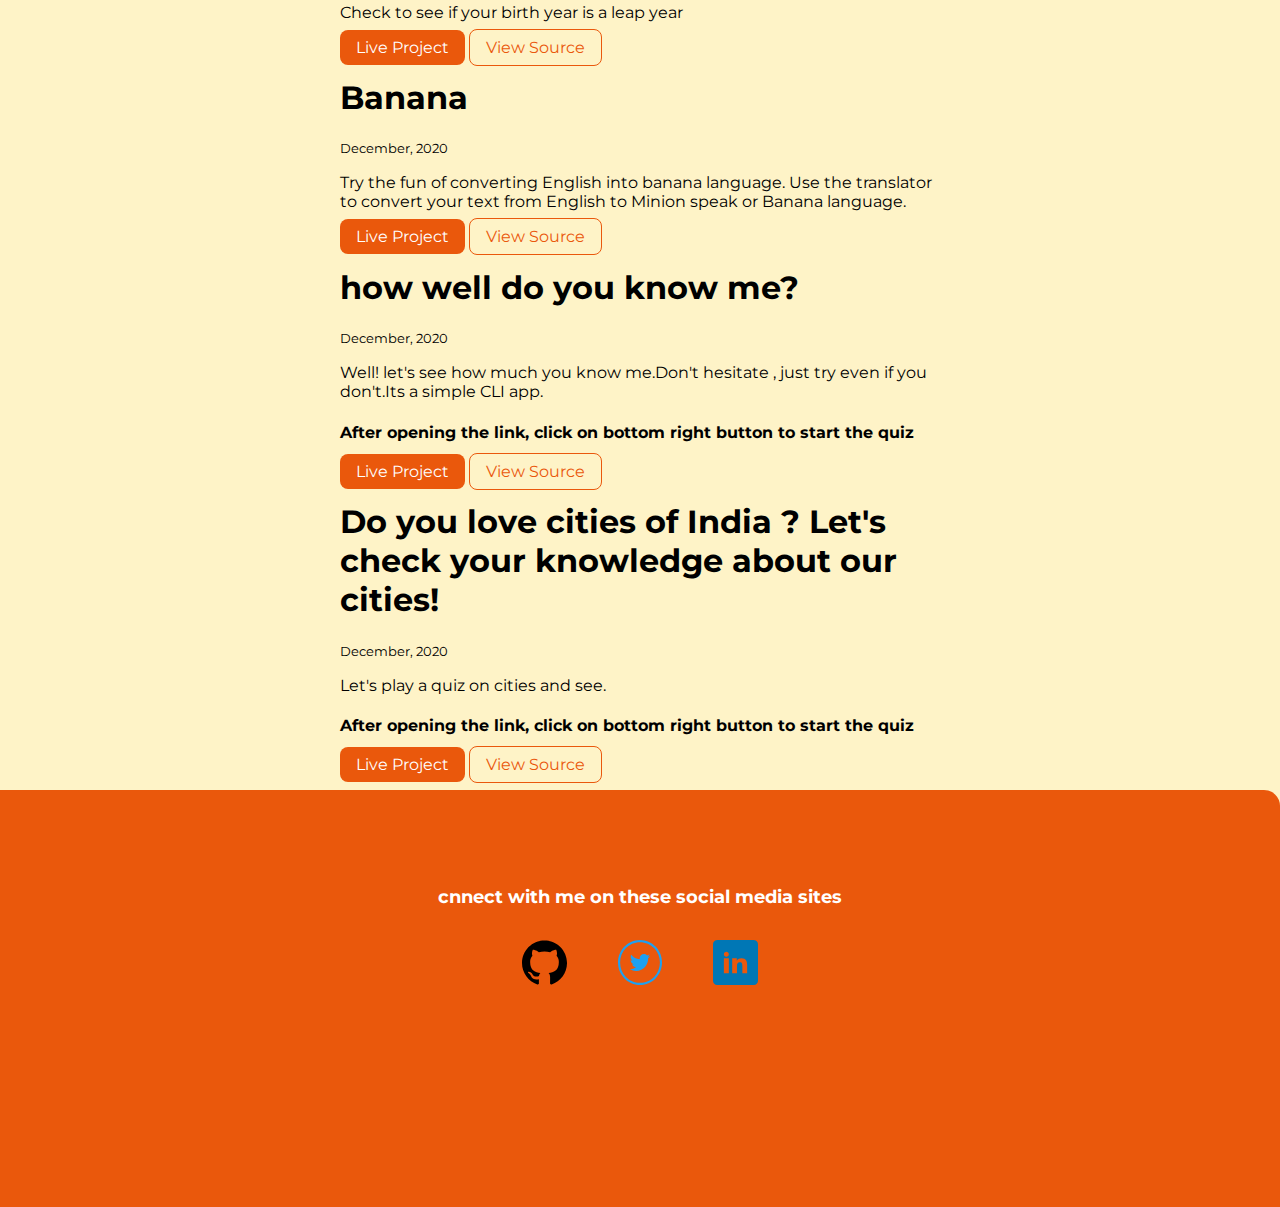
<file: lib/projects.html>
<!DOCTYPE html>
<html lang="en">
<head>
    <meta charset="UTF-8">
    <meta name="viewport" content="width=device-width, initial-scale=1.0">
    <link href="styles.css" rel="stylesheet" />
    <title>My projects!</title>
</head>
<body>
    <nav class="navigation container">
        <div class="nav-brand"><a href="/">Back </a></div>
        <ul class="list-non-bullet nav-pills">
            <li class="list-item-inline">
                <a class="link" href="/">home</a>
            </li>
            <li class="list-item-inline">
                <a class="link link-active" href="/projects.html">projects</a>
            </li>
            <li class="list-item-inline">
                <a class="link" href="/blogs.html">blogs</a>
            </li>
        </ul>
    </nav>

    <header class="hero">
        <img class="hero-img" src="images/projects.svg" />
        <h1 class="hero-heading">Check out these <span class="heading-inverted"> projects</span></h1>
    </header>

    <ul class="list-non-bullet">

       

        <li>
            <article class="showcase-list container container-center ">
                <h1>Movies Recommender</h1>
            <small>December, 2020</small>
            <p>Do you read watch movies.Well,here are some interesting categories for you to watch. Made using ReactJS by yours truly 👍</p>

            <a class="link link-primary" href="https://poplz.csb.app/">Live Project</a>
            <a class="link link-secondary" href="https://github.com/Ankitdotc/Movies">View Source</a>

            </article>
            
        </li>

        <li>
            <article class="showcase-list container container-center ">
                <h1>emoji interpreter</h1>
            <small>December, 2020</small>
            <p>Emojis are fun,right. Here is a library of emojis for you to choose. Just try it.</p>

            <a class="link link-primary" href="https://5e61q.csb.app/">Live Project</a>
            <a class="link link-secondary" href="https://github.com/Ankitdotc/Emoji-interpretor">View Source</a>

            </article>
            
        </li>

        <li>
            <article class="showcase-list container container-center ">
                <h1>SuperOver Match</h1>
            <small>January, 2021</small>
            <p>A simple app which computes score for a super-over match between two ipl teams .Based on the runs scored, winner is declared.</p>

            <a class="link link-primary" href="https://superover.netlify.app/">Live Project</a>
            <a class="link link-secondary" href="https://github.com/Ankitdotc/Super-Over-Match">View Source</a>

            </article>
            
        </li>


        <li>
            <article class="showcase-list container container-center ">
                <h1>Pig-latin speak</h1>
            <small>December, 2020</small>
            <p>Convert from English to Pig-latin.  Pig Latin is a constructed language game in which words in English are altered according to a simple set of rules. Pig Latin takes the first consonant (or consonant cluster) of an English word, moves it to the end of the word and suffixes an ay. For example, pig yields igpay, banana yields ananabay, and trash yields ashtray or rashtay (dependent on location/preferences). The objective is to conceal the meaning of the words from others not familiar with the rules. The reference to Latin is a deliberate misnomer, as it is simply a form of jargon, used only for its English connotations as a strange and foreign-sounding language.</p>

            <a class="link link-primary" href="https://pig-latin-translate.netlify.app/">Live Project</a>
            <a class="link link-secondary" href="https://github.com/Ankitdotc/Translator-App">View Source</a>

            </article>
            
        </li>
        <li>
            <article class="showcase-list container container-center ">
                <h1>Leap Year</h1>
            <small>January, 2021</small>
            <p>Check to see if your birth year is a leap year</p>
            <a class="link link-primary" href="https://leap-yearcheck.netlify.app/">Live Project</a>
            <a class="link link-secondary" href="https://github.com/Ankitdotc/LeapYear">View Source</a>

            </article>
            
        </li>

        <li>
            <article class="showcase-list container container-center ">
                <h1>Banana</h1>
            <small>December, 2020</small>
            <p>Try the fun of converting English into banana language. Use the translator to convert your text from English to Minion speak or Banana language.</p>

            <a class="link link-primary" href="https://banana-fun-translate.netlify.app/">Live Project</a>
            <a class="link link-secondary" href="https://github.com/Ankitdotc/Banana-speak">View Source</a>

            </article>
            
        </li>

        <li>
            <article class="showcase-list container container-center ">
                <h1>how well do you know me?</h1>
                <small>December, 2020</small>
                <p>Well! let's see how much you know me.Don't hesitate , just try even if you don't.Its a simple CLI app.
                  <h3><small>After opening the link, click on bottom right button to start the quiz</small></h3></p>
    
                <a class="link link-primary" href="https://repl.it/@Ankitc99/Do-you-Know-me-Cli-quiz-app-1?embed=1&output=1#index.js">Live Project</a>
                <a class="link link-secondary" href="https://github.com/Ankitdotc/Do-you-Know-me--Cli-quiz-app-1">View Source</a>
            </article>
            
        </li>

        <li>
            <article class="showcase-list container container-center ">
                <h1>Do you love cities of India ? Let's check your knowledge about our cities!</h1>
            <small>December, 2020</small>
            <p> Let's play a quiz on cities  and see.
                <h3><small>After opening the link, click on bottom right button to start the quiz</small></h3>
            </p>

            <a class="link link-primary" href="https://repl.it/@Ankitc99/Cli-App-Quiz-on-Indian-Cities-2?embed=1&output=1#index.js">Live Project</a>
            <a class="link link-secondary" href="https://github.com/Ankitdotc/Cli-App-Quiz-on-Indian-Cities-2">View Source</a>

            </article>
            
        </li>

    </ul>

    <footer class="footer">
        <div class="footer-header">cnnect with me on these social media sites </div>
        <ul class="social-links list-non-bullet">
            <li class="list-item-inline">
                <a class="link" href="https://github.com/Ankitdotc/Portfolio-design">
                    <img class="github" src="images/github.svg" alt=""style=" width: 7%">
                </a>
            </li>
            <li class="list-item-inline">
                <a class="link" href="https://twitter.com/AnkitCh10814265">
                    <img class="twitter" src="images/twitter-round-line-color.svg" alt="" style="
                    width: 7%">
                </a>
            </li>
            <li class="list-item-inline">
                <a class="link" href="https://www.linkedin.com/in/ankit-chaudhary-b817491a7/">
                    <img class="linkedin" src="images/linkedin-square-color.svg" alt=""style="width:7%">
                </a>
            </li>
            
        </ul>
    </footer>
    
</body>
</html>
</file>
<file: styles.css>
@import url('https://fonts.googleapis.com/css2?family=Montserrat:ital@1&display=swap');

:root {
    --primary-color: #EA580C;
    --off-white: #F3F4F6;
    --dark-gray: #6B7280;


}

body {
    font-family: 'Montserrat', sans-serif;
    margin: 0px;
    background-color: #FEF3C7;

}

hr {
    margin: 2rem 0rem;
}

/** container **/

.container {
    padding: 0rem 1rem;


}

.container-center {
    max-width: 600px;
    margin: auto;
}

/** links **/

.link {

    text-decoration: none;
    padding: 0.5rem 1rem;
}

.link-primary {
    background-color: var(--primary-color);
    border-radius: 0.5rem;
    color: white;

}

.link-secondary {
    color: var(--primary-color);
    border-radius: 0.5rem;
    border: 1px solid var(--primary-color);


}

/** look into BEM naming convention for CSS **/

/** lists **/

.list-non-bullet {
    list-style: none;
    padding-inline-start: 0px;
}

.list-item-inline {
    display: inline;
    padding: 0rem 0.5rem;
}

/** navigation **/

.navigation {
    background-color: var(--primary-color);
    color: lightyellow;
    padding: 1rem;
    border-bottom-left-radius: 1rem;
}

.navigation .nav-brand {
    font-weight: bold;
}

.navigation .nav-pills {
    text-align: right;
}

.navigation .link {
    color: white;
}

.navigation .link-active {
    font-weight: bold;
}

/** header **/

.hero {
    padding: 2rem;
    padding-top: 5rem;

}

.hero .hero-img {
    max-width: 80%;
    width: 350px;
    display: block;
    margin: auto;
}
.head .hero-img1 {
  display: block;
  margin-left: auto;
  margin-right: auto;
  width: 20%;
}

.hero .hero-heading {
    text-align: center;
    padding-top: 1rem;
    color: var(--dark-gray);
}

.hero .hero-heading .heading-inverted {
    color: var(--primary-color);
}

/** sections **/

.section {
    padding: 2rem;
}

.section h1 {
    text-align: center;


}

.ow {
    background-color: var(--off-white);
}

.blog-part{
    max-width: 600px;
   
    margin: 0px auto;
}
.navigation{
    background-color: var(--primary-color);
    border-bottom-left-radius: 1rem;
    max-width: 1200px;
    margin: 0px auto;
}
.brand{
    color: white;
    padding: 0.5rem 2px 0rem 0.5rem;
    font-weight: bold;
    font-size: 1.3rem;
}
.header-text{
    text-align: center;
}

.highlight{
   color: var(--primary-color) ; 
   font-weight: bold;
   font-size: 2.5rem;
}



.blog-content{
    max-width: 600px;
   
    margin: 0px auto;
}

/** footers **/

.footer {
    background-color: var(--primary-color);
    padding: 4rem 1rem;
    text-align: center;
    color: white;
    border-top-right-radius: 1rem;
}

.footer .link {
    color: white;
}

.footer .footer-header {
    font-weight: bold;
    font-size: large;
    padding:2rem 2rem;
}

.footer ul {
    padding-inline-start: 0px;
    margin: auto;
    padding:0;
    width:50vw;
    height:22.5vh;
    font-size:10px;
}
</file>
<file: lib/styles.css>
@import url('https://fonts.googleapis.com/css2?family=Montserrat:ital@1&display=swap');

:root {
    --primary-color: #EA580C;
    --off-white: #F3F4F6;
    --dark-gray: #6B7280;


}

body {
    font-family: 'Montserrat', sans-serif;
    margin: 0px;
    background-color: #FEF3C7;

}

hr {
    margin: 2rem 0rem;
}

/** container **/

.container {
    padding: 0rem 1rem;


}

.container-center {
    max-width: 600px;
    margin: auto;
}

/** links **/

.link {

    text-decoration: none;
    padding: 0.5rem 1rem;
}

.link-primary {
    background-color: var(--primary-color);
    border-radius: 0.5rem;
    color: white;

}

.link-secondary {
    color: var(--primary-color);
    border-radius: 0.5rem;
    border: 1px solid var(--primary-color);


}

/** look into BEM naming convention for CSS **/

/** lists **/

.list-non-bullet {
    list-style: none;
    padding-inline-start: 0px;
}

.list-item-inline {
    display: inline;
    padding: 0rem 0.5rem;
}

/** navigation **/

.navigation {
    background-color: var(--primary-color);
    color: lightyellow;
    padding: 1rem;
    border-bottom-left-radius: 1rem;
}

.navigation .nav-brand {
    font-weight: bold;
}

.navigation .nav-pills {
    text-align: right;
}

.navigation .link {
    color: white;
}

.navigation .link-active {
    font-weight: bold;
}

/** header **/

.hero {
    padding: 2rem;
    padding-top: 5rem;

}

.hero .hero-img {
    max-width: 80%;
    width: 350px;
    display: block;
    margin: auto;
}
.head .hero-img1 {
  display: block;
  margin-left: auto;
  margin-right: auto;
  width: 20%;
}

.hero .hero-heading {
    text-align: center;
    padding-top: 1rem;
    color: var(--dark-gray);
}

.hero .hero-heading .heading-inverted {
    color: var(--primary-color);
}

/** sections **/

.section {
    padding: 2rem;
}

.section h1 {
    text-align: center;


}

.ow {
    background-color: var(--off-white);
}

.blog-part{
    max-width: 600px;
   
    margin: 0px auto;
}
.navigation{
    background-color: var(--primary-color);
    border-bottom-left-radius: 1rem;
    max-width: 1200px;
    margin: 0px auto;
}
.brand{
    color: white;
    padding: 0.5rem 2px 0rem 0.5rem;
    font-weight: bold;
    font-size: 1.3rem;
}
.header-text{
    text-align: center;
}

.highlight{
   color: var(--primary-color) ; 
   font-weight: bold;
   font-size: 2.5rem;
}



.blog-content{
    max-width: 600px;
   
    margin: 0px auto;
}

/** footers **/

.footer {
    background-color: var(--primary-color);
    padding: 4rem 1rem;
    text-align: center;
    color: white;
    border-top-right-radius: 1rem;
}

.footer .link {
    color: white;
}

.footer .footer-header {
    font-weight: bold;
    font-size: large;
    padding:2rem 2rem;
}

.footer ul {
    padding-inline-start: 0px;
    margin: auto;
    padding:0;
    width:50vw;
    height:22.5vh;
    font-size:10px;
}
</file>
